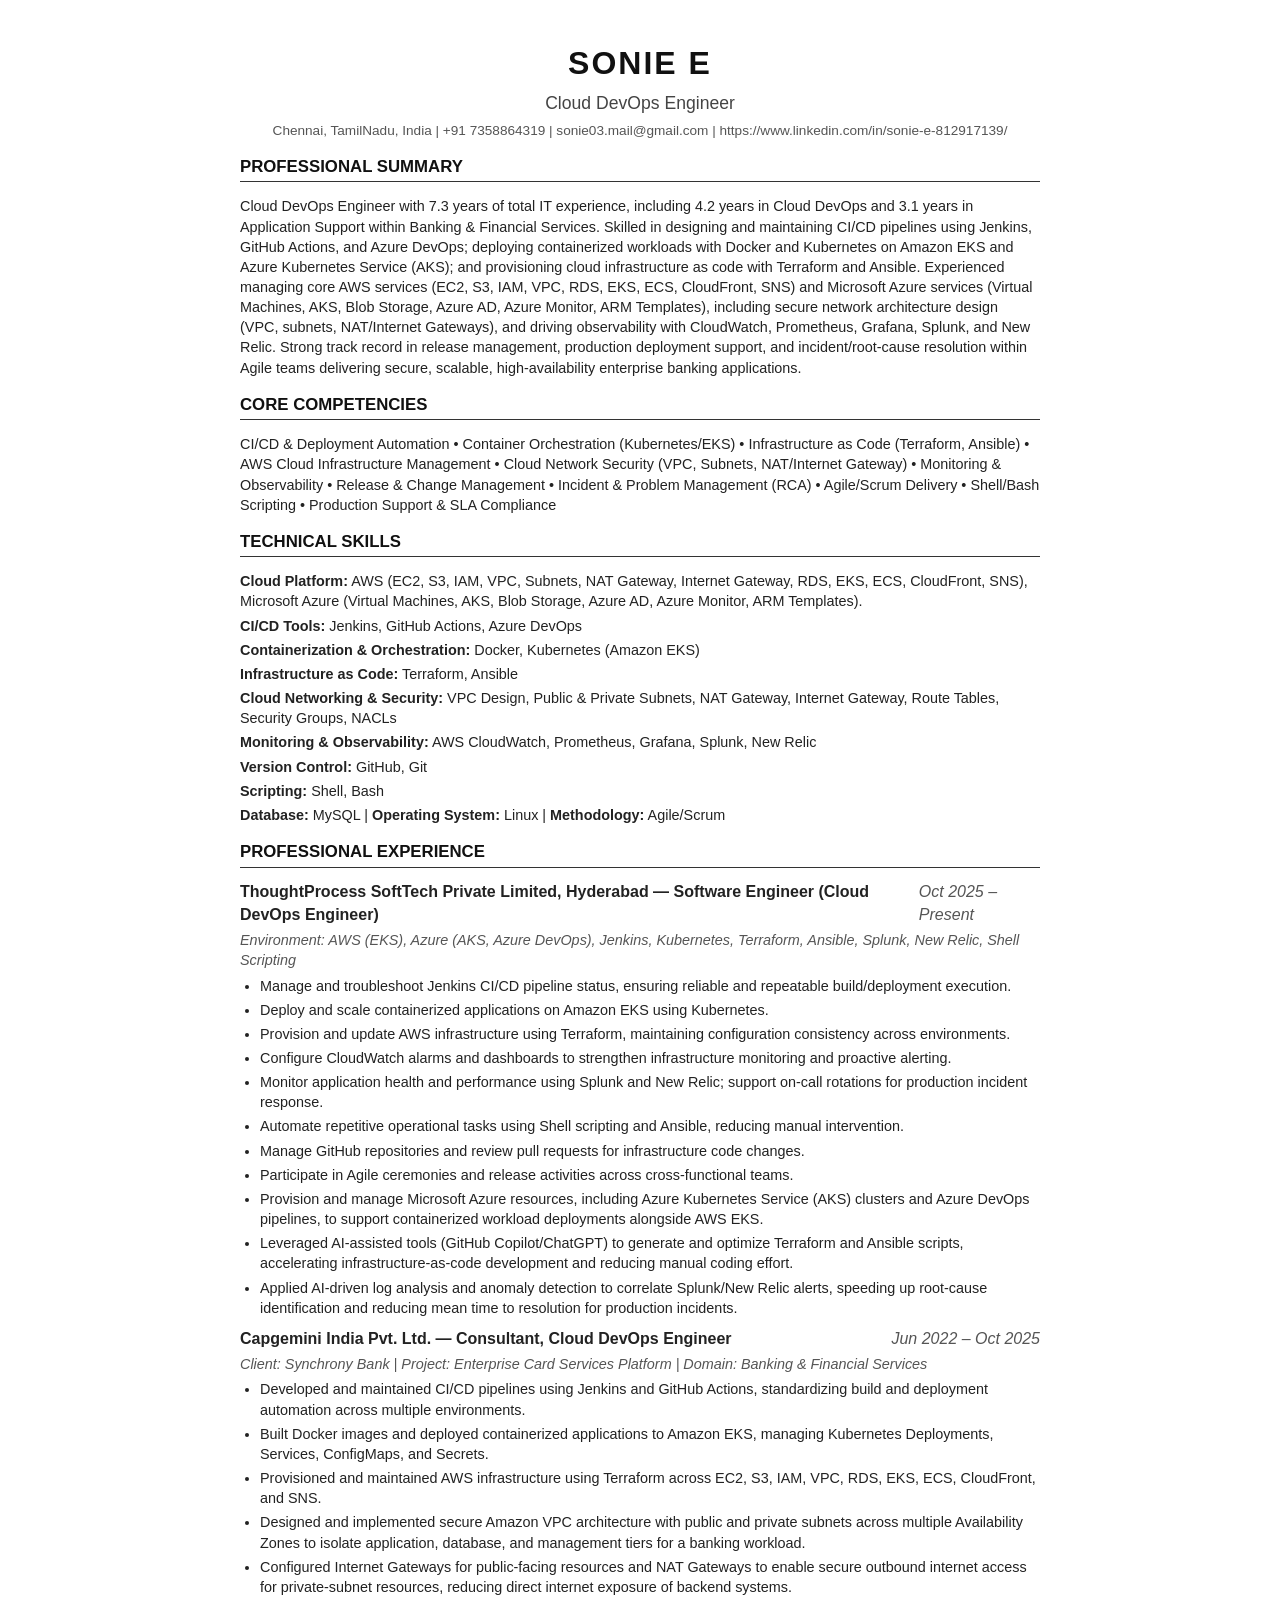
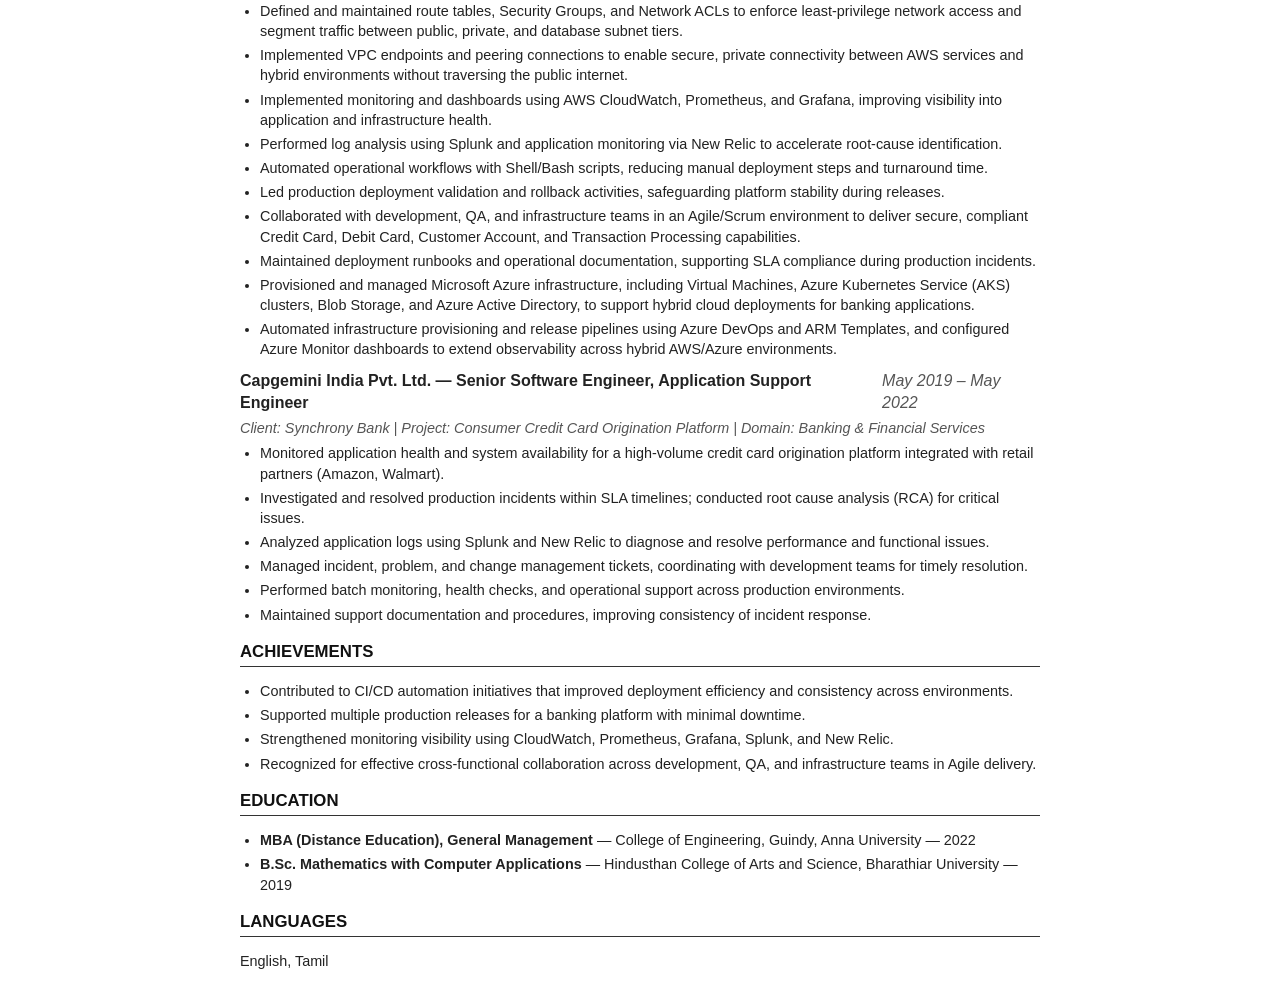
<file: assets/resume.html>
<!DOCTYPE html>
<html lang="en">
<head>
<meta charset="UTF-8">
<style>
  body {
    font-family: 'Helvetica Neue', Helvetica, Arial, sans-serif;
    line-height: 1.4;
    color: #222;
    max-width: 800px;
    margin: 0 auto;
    padding: 20px;
  }
  h1 { text-align: center; margin-bottom: 5px; color: #111; text-transform: uppercase; letter-spacing: 2px;}
  .subtitle { text-align: center; font-size: 1.1em; color: #444; margin-bottom: 5px; }
  .contact-info { text-align: center; font-size: 0.85em; color: #555; margin-bottom: 15px; }
  h2 { border-bottom: 1px solid #333; padding-bottom: 3px; color: #111; margin-top: 15px; text-transform: uppercase; font-size: 1.05em; font-weight: bold;}
  h3 { font-size: 1em; color: #222; margin-bottom: 4px; margin-top: 10px; display: flex; justify-content: space-between; }
  .role-title { font-weight: bold; }
  .date { font-weight: normal; font-style: italic; color: #555; }
  .client-info { font-style: italic; font-size: 0.9em; color: #555; margin-bottom: 5px; }
  p { font-size: 0.9em; margin-top: 5px; margin-bottom: 5px; }
  ul { padding-left: 20px; margin-top: 5px; margin-bottom: 5px; }
  li { margin-bottom: 4px; font-size: 0.9em; }
  .skills-list { display: grid; grid-template-columns: 1fr; gap: 4px; font-size: 0.9em; }
</style>
</head>
<body>

<h1>SONIE E</h1>
<div class="subtitle">Cloud DevOps Engineer</div>
<div class="contact-info">
  Chennai, TamilNadu, India | +91 7358864319 | sonie03.mail@gmail.com | https://www.linkedin.com/in/sonie-e-812917139/
</div>

<h2>PROFESSIONAL SUMMARY</h2>
<p>Cloud DevOps Engineer with 7.3 years of total IT experience, including 4.2 years in Cloud DevOps and 3.1 years in Application Support within Banking & Financial Services. Skilled in designing and maintaining CI/CD pipelines using Jenkins, GitHub Actions, and Azure DevOps; deploying containerized workloads with Docker and Kubernetes on Amazon EKS and Azure Kubernetes Service (AKS); and provisioning cloud infrastructure as code with Terraform and Ansible. Experienced managing core AWS services (EC2, S3, IAM, VPC, RDS, EKS, ECS, CloudFront, SNS) and Microsoft Azure services (Virtual Machines, AKS, Blob Storage, Azure AD, Azure Monitor, ARM Templates), including secure network architecture design (VPC, subnets, NAT/Internet Gateways), and driving observability with CloudWatch, Prometheus, Grafana, Splunk, and New Relic. Strong track record in release management, production deployment support, and incident/root-cause resolution within Agile teams delivering secure, scalable, high-availability enterprise banking applications.</p>

<h2>CORE COMPETENCIES</h2>
<p>CI/CD & Deployment Automation • Container Orchestration (Kubernetes/EKS) • Infrastructure as Code (Terraform, Ansible) • AWS Cloud Infrastructure Management • Cloud Network Security (VPC, Subnets, NAT/Internet Gateway) • Monitoring & Observability • Release & Change Management • Incident & Problem Management (RCA) • Agile/Scrum Delivery • Shell/Bash Scripting • Production Support & SLA Compliance</p>

<h2>TECHNICAL SKILLS</h2>
<div class="skills-list">
  <div><strong>Cloud Platform:</strong> AWS (EC2, S3, IAM, VPC, Subnets, NAT Gateway, Internet Gateway, RDS, EKS, ECS, CloudFront, SNS), Microsoft Azure (Virtual Machines, AKS, Blob Storage, Azure AD, Azure Monitor, ARM Templates).</div>
  <div><strong>CI/CD Tools:</strong> Jenkins, GitHub Actions, Azure DevOps</div>
  <div><strong>Containerization & Orchestration:</strong> Docker, Kubernetes (Amazon EKS)</div>
  <div><strong>Infrastructure as Code:</strong> Terraform, Ansible</div>
  <div><strong>Cloud Networking & Security:</strong> VPC Design, Public & Private Subnets, NAT Gateway, Internet Gateway, Route Tables, Security Groups, NACLs</div>
  <div><strong>Monitoring & Observability:</strong> AWS CloudWatch, Prometheus, Grafana, Splunk, New Relic</div>
  <div><strong>Version Control:</strong> GitHub, Git</div>
  <div><strong>Scripting:</strong> Shell, Bash</div>
  <div><strong>Database:</strong> MySQL | <strong>Operating System:</strong> Linux | <strong>Methodology:</strong> Agile/Scrum</div>
</div>

<h2>PROFESSIONAL EXPERIENCE</h2>

<h3><span class="role-title">ThoughtProcess SoftTech Private Limited, Hyderabad — Software Engineer (Cloud DevOps Engineer)</span> <span class="date">Oct 2025 – Present</span></h3>
<div class="client-info">Environment: AWS (EKS), Azure (AKS, Azure DevOps), Jenkins, Kubernetes, Terraform, Ansible, Splunk, New Relic, Shell Scripting</div>
<ul>
  <li>Manage and troubleshoot Jenkins CI/CD pipeline status, ensuring reliable and repeatable build/deployment execution.</li>
  <li>Deploy and scale containerized applications on Amazon EKS using Kubernetes.</li>
  <li>Provision and update AWS infrastructure using Terraform, maintaining configuration consistency across environments.</li>
  <li>Configure CloudWatch alarms and dashboards to strengthen infrastructure monitoring and proactive alerting.</li>
  <li>Monitor application health and performance using Splunk and New Relic; support on-call rotations for production incident response.</li>
  <li>Automate repetitive operational tasks using Shell scripting and Ansible, reducing manual intervention.</li>
  <li>Manage GitHub repositories and review pull requests for infrastructure code changes.</li>
  <li>Participate in Agile ceremonies and release activities across cross-functional teams.</li>
  <li>Provision and manage Microsoft Azure resources, including Azure Kubernetes Service (AKS) clusters and Azure DevOps pipelines, to support containerized workload deployments alongside AWS EKS.</li>
  <li>Leveraged AI-assisted tools (GitHub Copilot/ChatGPT) to generate and optimize Terraform and Ansible scripts, accelerating infrastructure-as-code development and reducing manual coding effort.</li>
  <li>Applied AI-driven log analysis and anomaly detection to correlate Splunk/New Relic alerts, speeding up root-cause identification and reducing mean time to resolution for production incidents.</li>
</ul>

<h3><span class="role-title">Capgemini India Pvt. Ltd. — Consultant, Cloud DevOps Engineer</span> <span class="date">Jun 2022 – Oct 2025</span></h3>
<div class="client-info">Client: Synchrony Bank | Project: Enterprise Card Services Platform | Domain: Banking & Financial Services</div>
<ul>
  <li>Developed and maintained CI/CD pipelines using Jenkins and GitHub Actions, standardizing build and deployment automation across multiple environments.</li>
  <li>Built Docker images and deployed containerized applications to Amazon EKS, managing Kubernetes Deployments, Services, ConfigMaps, and Secrets.</li>
  <li>Provisioned and maintained AWS infrastructure using Terraform across EC2, S3, IAM, VPC, RDS, EKS, ECS, CloudFront, and SNS.</li>
  <li>Designed and implemented secure Amazon VPC architecture with public and private subnets across multiple Availability Zones to isolate application, database, and management tiers for a banking workload.</li>
  <li>Configured Internet Gateways for public-facing resources and NAT Gateways to enable secure outbound internet access for private-subnet resources, reducing direct internet exposure of backend systems.</li>
  <li>Defined and maintained route tables, Security Groups, and Network ACLs to enforce least-privilege network access and segment traffic between public, private, and database subnet tiers.</li>
  <li>Implemented VPC endpoints and peering connections to enable secure, private connectivity between AWS services and hybrid environments without traversing the public internet.</li>
  <li>Implemented monitoring and dashboards using AWS CloudWatch, Prometheus, and Grafana, improving visibility into application and infrastructure health.</li>
  <li>Performed log analysis using Splunk and application monitoring via New Relic to accelerate root-cause identification.</li>
  <li>Automated operational workflows with Shell/Bash scripts, reducing manual deployment steps and turnaround time.</li>
  <li>Led production deployment validation and rollback activities, safeguarding platform stability during releases.</li>
  <li>Collaborated with development, QA, and infrastructure teams in an Agile/Scrum environment to deliver secure, compliant Credit Card, Debit Card, Customer Account, and Transaction Processing capabilities.</li>
  <li>Maintained deployment runbooks and operational documentation, supporting SLA compliance during production incidents.</li>
  <li>Provisioned and managed Microsoft Azure infrastructure, including Virtual Machines, Azure Kubernetes Service (AKS) clusters, Blob Storage, and Azure Active Directory, to support hybrid cloud deployments for banking applications.</li>
  <li>Automated infrastructure provisioning and release pipelines using Azure DevOps and ARM Templates, and configured Azure Monitor dashboards to extend observability across hybrid AWS/Azure environments.</li>
</ul>

<h3><span class="role-title">Capgemini India Pvt. Ltd. — Senior Software Engineer, Application Support Engineer</span> <span class="date">May 2019 – May 2022</span></h3>
<div class="client-info">Client: Synchrony Bank | Project: Consumer Credit Card Origination Platform | Domain: Banking & Financial Services</div>
<ul>
  <li>Monitored application health and system availability for a high-volume credit card origination platform integrated with retail partners (Amazon, Walmart).</li>
  <li>Investigated and resolved production incidents within SLA timelines; conducted root cause analysis (RCA) for critical issues.</li>
  <li>Analyzed application logs using Splunk and New Relic to diagnose and resolve performance and functional issues.</li>
  <li>Managed incident, problem, and change management tickets, coordinating with development teams for timely resolution.</li>
  <li>Performed batch monitoring, health checks, and operational support across production environments.</li>
  <li>Maintained support documentation and procedures, improving consistency of incident response.</li>
</ul>

<h2>ACHIEVEMENTS</h2>
<ul>
  <li>Contributed to CI/CD automation initiatives that improved deployment efficiency and consistency across environments.</li>
  <li>Supported multiple production releases for a banking platform with minimal downtime.</li>
  <li>Strengthened monitoring visibility using CloudWatch, Prometheus, Grafana, Splunk, and New Relic.</li>
  <li>Recognized for effective cross-functional collaboration across development, QA, and infrastructure teams in Agile delivery.</li>
</ul>

<h2>EDUCATION</h2>
<ul>
  <li><strong>MBA (Distance Education), General Management</strong> — College of Engineering, Guindy, Anna University — 2022</li>
  <li><strong>B.Sc. Mathematics with Computer Applications</strong> — Hindusthan College of Arts and Science, Bharathiar University — 2019</li>
</ul>

<h2>LANGUAGES</h2>
<p>English, Tamil</p>

</body>
</html>
</file>
